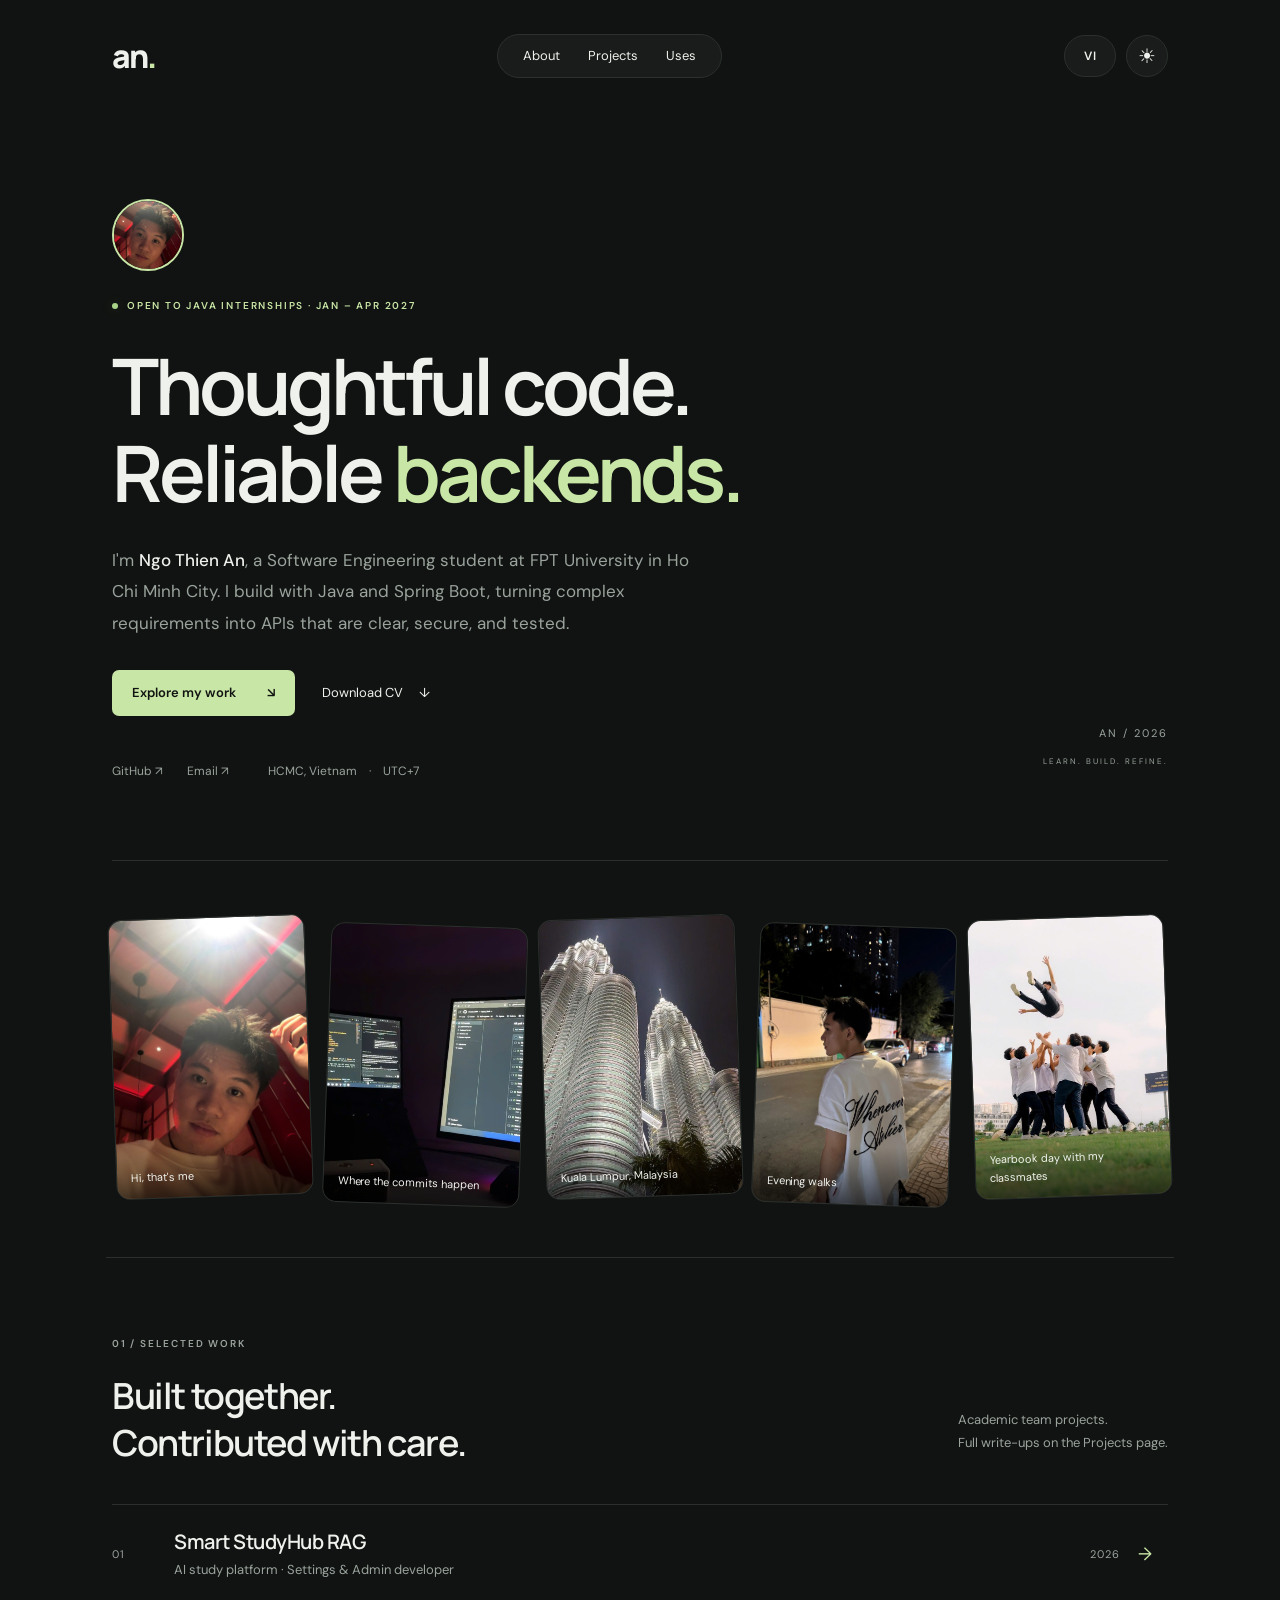
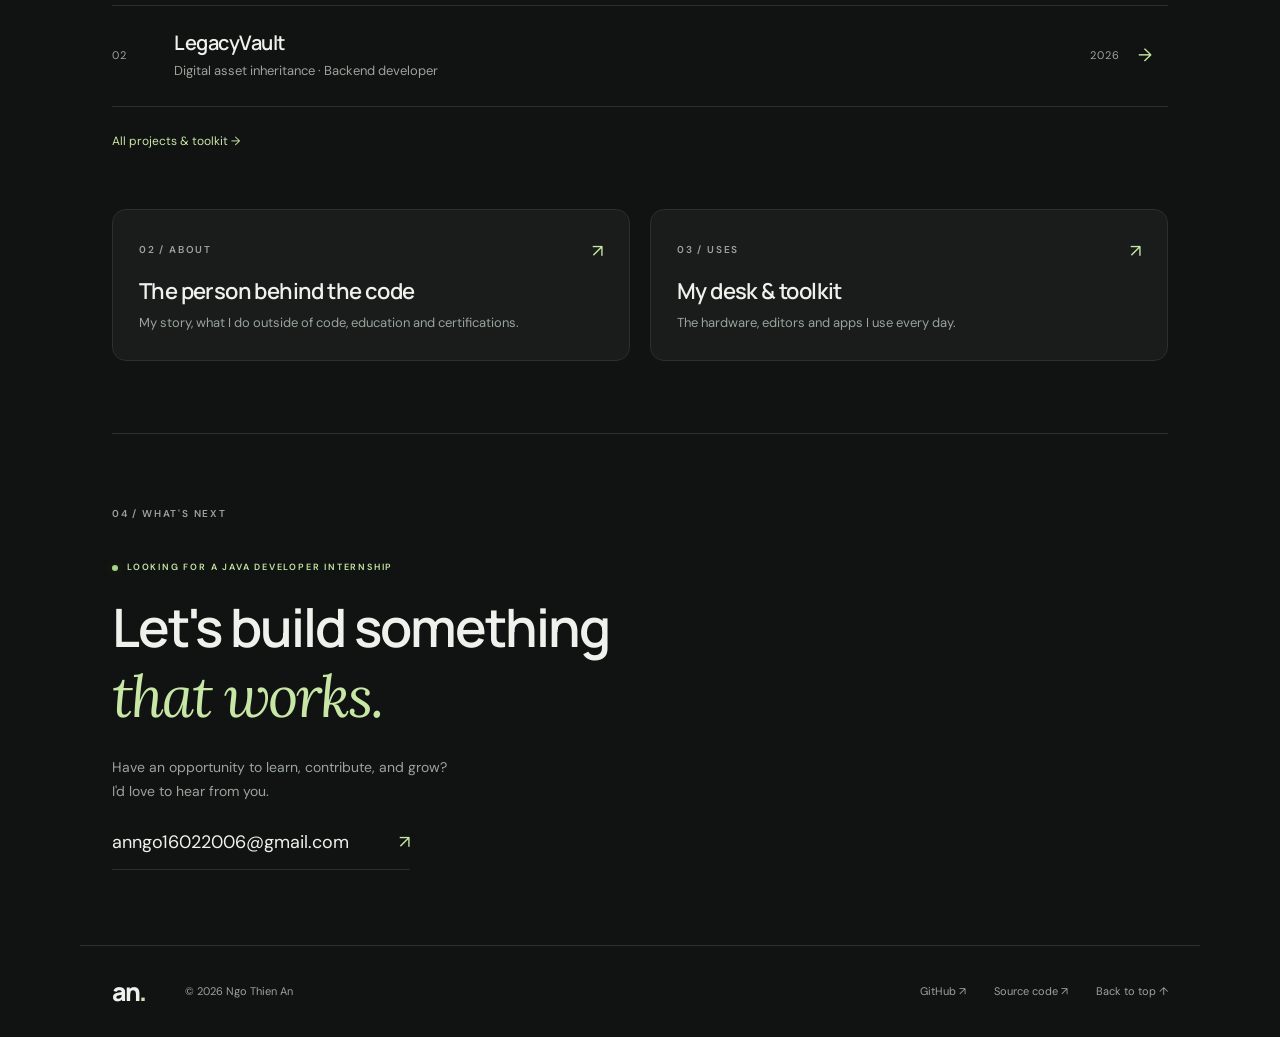
<file: index.html>
<!doctype html>
<html lang="en" data-theme="dark">
<head>
<meta charset="utf-8"><meta name="viewport" content="width=device-width,initial-scale=1">
<title data-i18n="meta.home.title">Ngo Thien An — Java Backend Developer</title>
<meta name="description" content="Ngo Thien An — Software Engineering student at FPT University and aspiring Java backend developer in Ho Chi Minh City. Projects, toolkit, certifications and CV." data-i18n-attr="content:meta.home.desc">
<meta name="color-scheme" content="dark light">
<link rel="canonical" href="https://annt206.github.io/Portfolio/">
<link rel="icon" href="favicon.svg" type="image/svg+xml">
<meta property="og:type" content="website"><meta property="og:site_name" content="Ngo Thien An"><meta property="og:title" content="Ngo Thien An — Java Backend Developer"><meta property="og:description" content="Software Engineering student at FPT University building reliable backends with Java and Spring Boot. Open to Java internships."><meta property="og:url" content="https://annt206.github.io/Portfolio/"><meta property="og:image" content="https://annt206.github.io/Portfolio/images/og-image.png"><meta property="og:image:width" content="1200"><meta property="og:image:height" content="630"><meta name="twitter:card" content="summary_large_image">
<script type="application/ld+json">{"@context":"https://schema.org","@type":"Person","name":"Ngo Thien An","jobTitle":"Java Backend Developer (student)","url":"https://annt206.github.io/Portfolio/","image":"https://annt206.github.io/Portfolio/images/avatar.jpg","alumniOf":{"@type":"CollegeOrUniversity","name":"FPT University"},"address":{"@type":"PostalAddress","addressLocality":"Ho Chi Minh City","addressCountry":"VN"},"sameAs":["https://github.com/AnNT206"]}</script>
<script>try{var s=localStorage,t=s.getItem('theme');if(t)document.documentElement.dataset.theme=t;if(s.getItem('lang')==='vi')document.documentElement.lang='vi'}catch(e){}</script>
<link rel="stylesheet" href="style.css">
<script src="i18n.js" defer></script><script src="script.js" defer></script>
</head>
<body>
<a class="skip" href="#main" data-i18n="nav.skip">Skip to content</a>
<header><a class="logo" href="index.html" aria-label="Ngo Thien An home" data-i18n-attr="aria-label:nav.home">an<span>.</span></a><nav aria-label="Main navigation" data-i18n-attr="aria-label:nav.label"><a href="about.html" data-i18n="nav.about">About</a><a href="projects.html" data-i18n="nav.projects">Projects</a><a href="uses.html" data-i18n="nav.uses">Uses</a></nav><div class="toggles"><button id="lang" type="button" aria-label="Xem bằng tiếng Việt">VI</button><button id="theme" type="button" aria-label="Switch to light theme">☀</button></div></header>
<main id="main">
<section class="hero" id="intro">
<img class="avatar" src="images/avatar.jpg" width="72" height="72" alt="Portrait of Ngo Thien An" data-i18n-attr="alt:home.avatarAlt">
<div class="eyebrow"><span class="status"></span> <span data-i18n="home.eyebrow">OPEN TO JAVA INTERNSHIPS · JAN – APR 2027</span></div>
<h1 data-i18n="home.title">Thoughtful code.<br>Reliable <span>backends.</span></h1>
<p class="intro" data-i18n="home.intro">I'm <strong>Ngo Thien An</strong>, a Software Engineering student at FPT University in Ho Chi Minh City. I build with Java and Spring Boot, turning complex requirements into APIs that are clear, secure, and tested.</p>
<div class="hero-actions"><a class="primary" href="projects.html" data-i18n="home.ctaWork">Explore my work <span>↘</span></a><a class="quiet" href="resume.pdf" download data-i18n="home.ctaCv">Download CV <span>↓</span></a></div>
<div class="social"><a href="https://github.com/AnNT206" target="_blank" rel="noopener noreferrer">GitHub ↗</a><a href="mailto:anngo16022006@gmail.com">Email ↗</a><span data-i18n="home.location">HCMC, Vietnam <span class="small-dot">·</span> UTC+7</span></div>
<div class="hero-index" aria-hidden="true">AN / 2026<br><span>LEARN. BUILD. REFINE.</span></div>
</section>

<section class="photos" aria-label="Photos" data-i18n-attr="aria-label:home.photosLabel">
<figure><img src="images/selfie.jpg" width="900" height="1200" loading="lazy" decoding="async" alt="Selfie of Ngo Thien An" data-i18n-attr="alt:home.photo1Alt"><figcaption data-i18n="home.photo1">Hi, that's me</figcaption></figure>
<figure><img src="images/desk.jpg" width="1080" height="1080" loading="lazy" decoding="async" alt="Laptop and monitor showing code and pull requests on a desk at night" data-i18n-attr="alt:home.photo2Alt"><figcaption data-i18n="home.photo2">Where the commits happen</figcaption></figure>
<figure><img src="images/kuala-lumpur.jpg" width="900" height="900" loading="lazy" decoding="async" alt="Petronas Twin Towers lit up at night" data-i18n-attr="alt:home.photo3Alt"><figcaption data-i18n="home.photo3">Kuala Lumpur, Malaysia</figcaption></figure>
<figure><img src="images/evening-walk.jpg" width="1000" height="1333" loading="lazy" decoding="async" alt="Ngo Thien An walking along a city street at night" data-i18n-attr="alt:home.photo4Alt"><figcaption data-i18n="home.photo4">Evening walks</figcaption></figure>
<figure><img src="images/yearbook.jpg" width="1400" height="933" loading="lazy" decoding="async" alt="Classmates tossing Ngo Thien An into the air on a field" data-i18n-attr="alt:home.photo5Alt"><figcaption data-i18n="home.photo5">Yearbook day with my classmates</figcaption></figure>
</section>

<section class="work" id="work">
<div class="section-head"><div><span class="label" data-i18n="home.workLabel">01 / SELECTED WORK</span><h2 data-i18n="home.workTitle">Built together.<br>Contributed with care.</h2></div><p data-i18n="home.workNote">Academic team projects.<br>Full write-ups on the Projects page.</p></div>
<div class="work-list">
<a class="work-row" href="projects.html#studyhub"><span class="num">01</span><div><h3>Smart StudyHub RAG</h3><p data-i18n="home.work1">AI study platform · Settings &amp; Admin developer</p></div><span class="when">2026</span><span class="arrow">→</span></a>
<a class="work-row" href="projects.html#legacyvault"><span class="num">02</span><div><h3>LegacyVault</h3><p data-i18n="home.work2">Digital asset inheritance · Backend developer</p></div><span class="when">2026</span><span class="arrow">→</span></a>
</div>
<a class="more-link" href="projects.html" data-i18n="home.allProjects">All projects &amp; toolkit →</a>
</section>

<section class="explore" aria-label="More about me" data-i18n-attr="aria-label:home.exploreLabel">
<a href="about.html"><span class="label" data-i18n="home.aboutLabel">02 / ABOUT</span><span class="go">↗</span><h3 data-i18n="home.aboutTitle">The person behind the code</h3><p data-i18n="home.aboutText">My story, what I do outside of code, education and certifications.</p></a>
<a href="uses.html"><span class="label" data-i18n="home.usesLabel">03 / USES</span><span class="go">↗</span><h3 data-i18n="home.usesTitle">My desk &amp; toolkit</h3><p data-i18n="home.usesText">The hardware, editors and apps I use every day.</p></a>
</section>

<section id="contact" class="contact"><span class="label" data-i18n="home.contactLabel">04 / WHAT'S NEXT</span><div class="eyebrow"><span class="status"></span> <span data-i18n="home.contactEyebrow">LOOKING FOR A JAVA DEVELOPER INTERNSHIP</span></div><h2 data-i18n="home.contactTitle">Let's build something<br><em>that works.</em></h2><p data-i18n="home.contactText">Have an opportunity to learn, contribute, and grow?<br>I'd love to hear from you.</p><a class="contact-email" href="mailto:anngo16022006@gmail.com">anngo16022006@gmail.com <span>↗</span></a></section>
</main>
<footer><a class="logo" href="index.html">an<span>.</span></a><p data-i18n="footer.copy">© 2026 Ngo Thien An</p><a href="https://github.com/AnNT206" target="_blank" rel="noopener noreferrer">GitHub ↗</a><a href="https://github.com/AnNT206/Portfolio" target="_blank" rel="noopener noreferrer" data-i18n="footer.source">Source code ↗</a><a href="#" data-i18n="footer.top">Back to top ↑</a></footer>
</body>
</html>
</file>
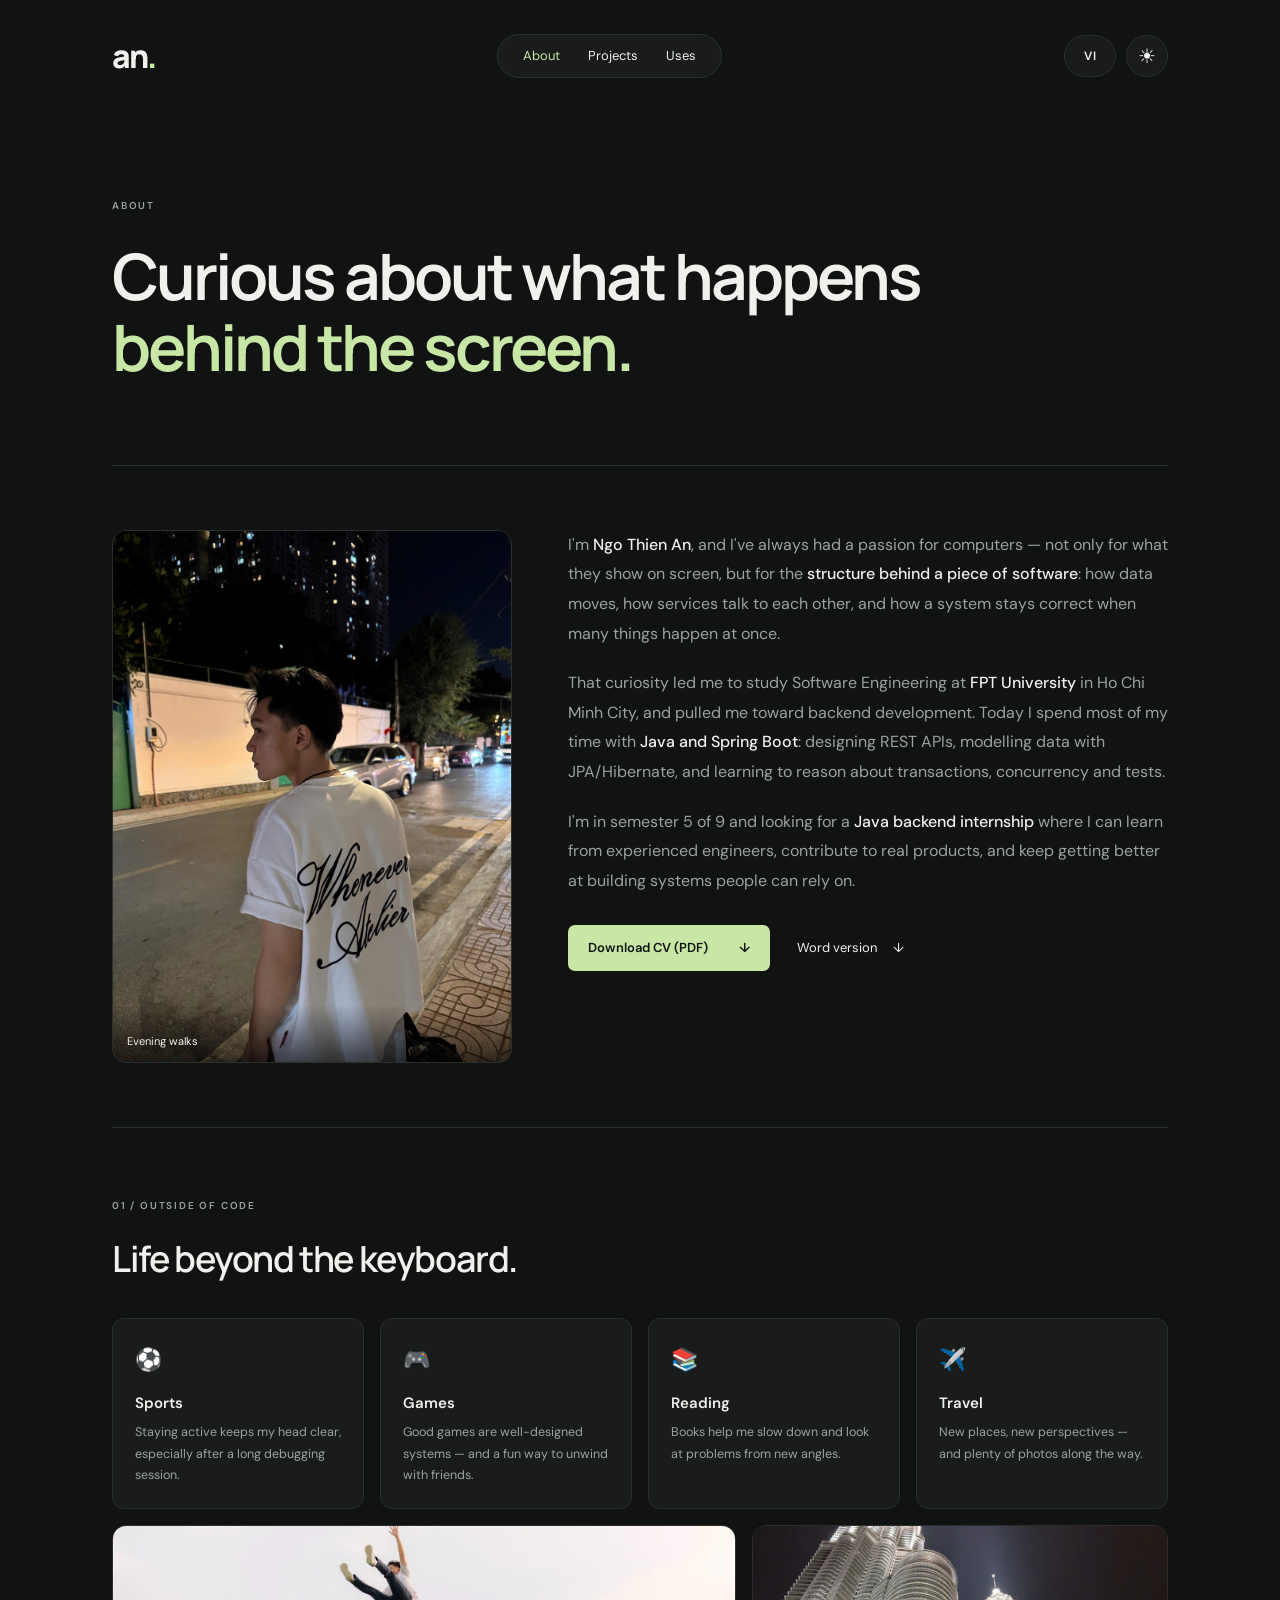
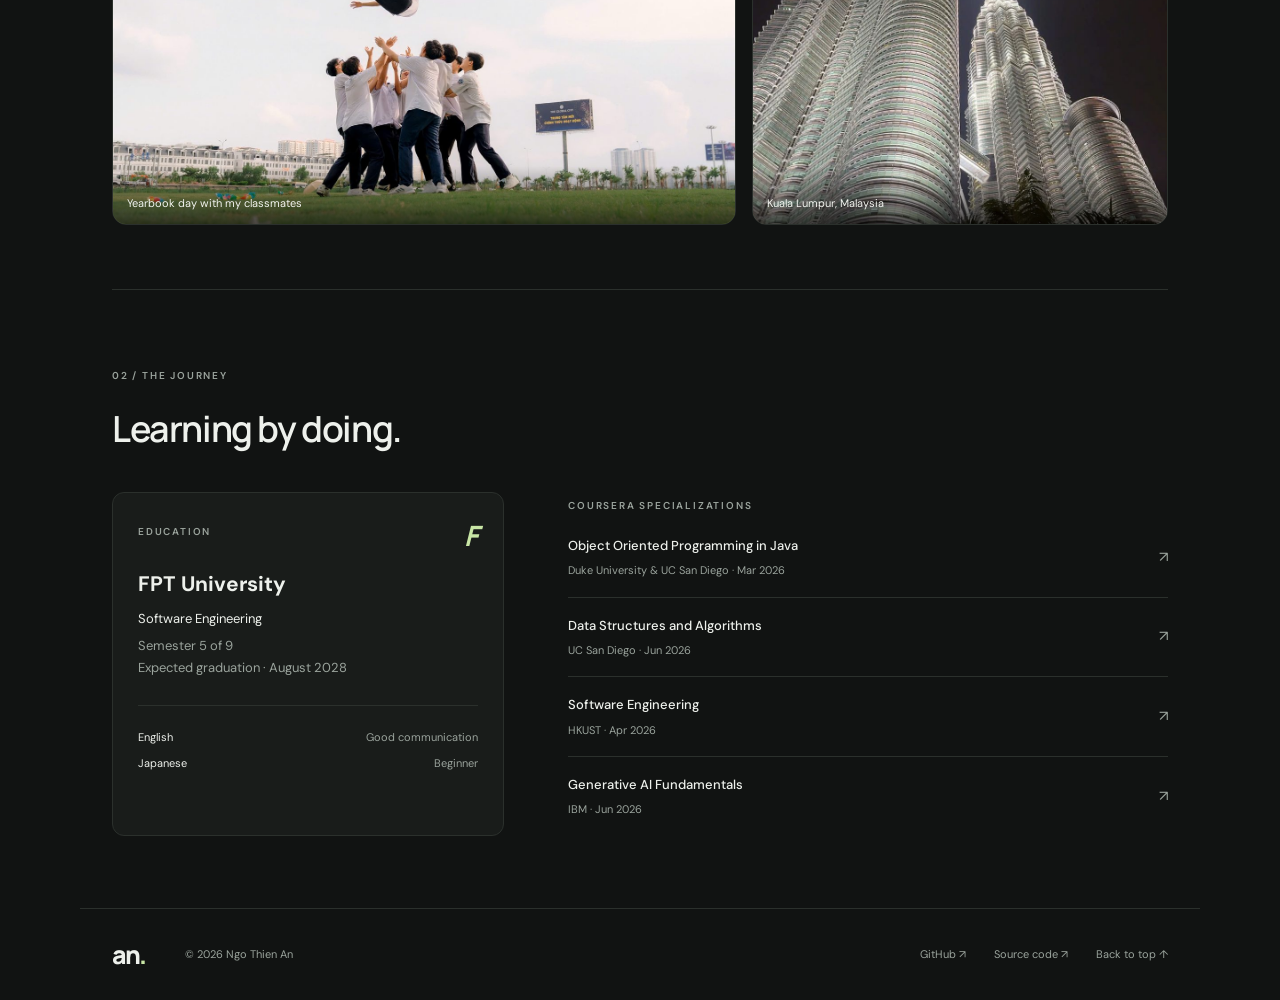
<file: about.html>
<!doctype html>
<html lang="en" data-theme="dark">
<head>
<meta charset="utf-8"><meta name="viewport" content="width=device-width,initial-scale=1">
<title data-i18n="meta.about.title">About — Ngo Thien An</title>
<meta name="description" content="About Ngo Thien An: a Software Engineering student at FPT University who loves the structure behind software. Story, interests, education and certifications." data-i18n-attr="content:meta.about.desc">
<meta name="color-scheme" content="dark light">
<link rel="canonical" href="https://annt206.github.io/Portfolio/about.html">
<link rel="icon" href="favicon.svg" type="image/svg+xml">
<meta property="og:type" content="profile"><meta property="og:site_name" content="Ngo Thien An"><meta property="og:title" content="About — Ngo Thien An"><meta property="og:description" content="A Software Engineering student who loves the structure behind software."><meta property="og:url" content="https://annt206.github.io/Portfolio/about.html"><meta property="og:image" content="https://annt206.github.io/Portfolio/images/og-image.png"><meta property="og:image:width" content="1200"><meta property="og:image:height" content="630"><meta name="twitter:card" content="summary_large_image">
<script>try{var s=localStorage,t=s.getItem('theme');if(t)document.documentElement.dataset.theme=t;if(s.getItem('lang')==='vi')document.documentElement.lang='vi'}catch(e){}</script>
<link rel="stylesheet" href="style.css">
<script src="i18n.js" defer></script><script src="script.js" defer></script>
</head>
<body>
<a class="skip" href="#main" data-i18n="nav.skip">Skip to content</a>
<header><a class="logo" href="index.html" aria-label="Ngo Thien An home" data-i18n-attr="aria-label:nav.home">an<span>.</span></a><nav aria-label="Main navigation" data-i18n-attr="aria-label:nav.label"><a href="about.html" aria-current="page" data-i18n="nav.about">About</a><a href="projects.html" data-i18n="nav.projects">Projects</a><a href="uses.html" data-i18n="nav.uses">Uses</a></nav><div class="toggles"><button id="lang" type="button" aria-label="Xem bằng tiếng Việt">VI</button><button id="theme" type="button" aria-label="Switch to light theme">☀</button></div></header>
<main id="main">
<section class="page-hero">
<span class="label" data-i18n="about.label">ABOUT</span>
<h1 data-i18n="about.title">Curious about what happens<br><span>behind the screen.</span></h1>
</section>

<section class="about-grid" id="story">
<figure class="photo portrait"><img src="images/evening-walk.jpg" width="1000" height="1333" alt="Ngo Thien An walking along a city street at night" data-i18n-attr="alt:home.photo4Alt"><figcaption data-i18n="home.photo4">Evening walks</figcaption></figure>
<div class="story">
<p data-i18n="about.p1">I'm <strong>Ngo Thien An</strong>, and I've always had a passion for computers — not only for what they show on screen, but for the <strong>structure behind a piece of software</strong>: how data moves, how services talk to each other, and how a system stays correct when many things happen at once.</p>
<p data-i18n="about.p2">That curiosity led me to study Software Engineering at <strong>FPT University</strong> in Ho Chi Minh City, and pulled me toward backend development. Today I spend most of my time with <strong>Java and Spring Boot</strong>: designing REST APIs, modelling data with JPA/Hibernate, and learning to reason about transactions, concurrency and tests.</p>
<p data-i18n="about.p3">I'm in semester 5 of 9 and looking for a <strong>Java backend internship</strong> where I can learn from experienced engineers, contribute to real products, and keep getting better at building systems people can rely on.</p>
<div class="hero-actions"><a class="primary" href="resume.pdf" download data-i18n="about.cvPdf">Download CV (PDF) <span>↓</span></a><a class="quiet" href="resume.docx" download data-i18n="about.cvDocx">Word version <span>↓</span></a></div>
</div>
</section>

<section class="interests" id="interests">
<span class="label" data-i18n="about.interestsLabel">01 / OUTSIDE OF CODE</span>
<h2 data-i18n="about.interestsTitle">Life beyond the keyboard.</h2>
<div class="interest-grid">
<div><span aria-hidden="true">⚽</span><h3 data-i18n="about.sports">Sports</h3><p data-i18n="about.sportsText">Staying active keeps my head clear, especially after a long debugging session.</p></div>
<div><span aria-hidden="true">🎮</span><h3 data-i18n="about.games">Games</h3><p data-i18n="about.gamesText">Good games are well-designed systems — and a fun way to unwind with friends.</p></div>
<div><span aria-hidden="true">📚</span><h3 data-i18n="about.reading">Reading</h3><p data-i18n="about.readingText">Books help me slow down and look at problems from new angles.</p></div>
<div><span aria-hidden="true">✈️</span><h3 data-i18n="about.travel">Travel</h3><p data-i18n="about.travelText">New places, new perspectives — and plenty of photos along the way.</p></div>
</div>
<div class="photo-pair">
<figure class="photo"><img src="images/yearbook.jpg" width="1400" height="933" loading="lazy" decoding="async" alt="Classmates tossing Ngo Thien An into the air on a field" data-i18n-attr="alt:home.photo5Alt"><figcaption data-i18n="home.photo5">Yearbook day with my classmates</figcaption></figure>
<figure class="photo"><img src="images/kuala-lumpur.jpg" width="900" height="900" loading="lazy" decoding="async" alt="Petronas Twin Towers lit up at night" data-i18n-attr="alt:home.photo3Alt"><figcaption data-i18n="home.photo3">Kuala Lumpur, Malaysia</figcaption></figure>
</div>
</section>

<section id="journey" class="journey"><div class="section-head"><div><span class="label" data-i18n="about.journeyLabel">02 / THE JOURNEY</span><h2 data-i18n="about.journeyTitle">Learning by doing.</h2></div></div><div class="journey-grid"><div class="education"><span class="school-icon">F</span><span class="label" data-i18n="about.education">EDUCATION</span><h3 data-i18n="about.school">FPT University</h3><p data-i18n="about.major">Software Engineering</p><p class="muted" data-i18n="about.progress">Semester 5 of 9<br>Expected graduation · August 2028</p><div class="language"><div data-i18n="about.langEn">English <span>Good communication</span></div><div data-i18n="about.langJa">Japanese <span>Beginner</span></div></div></div><div class="certs"><span class="label" data-i18n="about.certsLabel">COURSERA SPECIALIZATIONS</span><a href="https://www.coursera.org/account/accomplishments/specialization/7IO98VZV8OH8" target="_blank" rel="noopener noreferrer"><div><h3>Object Oriented Programming in Java</h3><p>Duke University &amp; UC San Diego · <span data-i18n="about.mar2026">Mar 2026</span></p></div><span>↗</span></a><a href="https://www.coursera.org/account/accomplishments/specialization/O9M40Z0JRBHR" target="_blank" rel="noopener noreferrer"><div><h3>Data Structures and Algorithms</h3><p>UC San Diego · <span data-i18n="about.jun2026">Jun 2026</span></p></div><span>↗</span></a><a href="https://www.coursera.org/account/accomplishments/specialization/PDRE0584ISXG" target="_blank" rel="noopener noreferrer"><div><h3>Software Engineering</h3><p>HKUST · <span data-i18n="about.apr2026">Apr 2026</span></p></div><span>↗</span></a><a href="https://www.coursera.org/account/accomplishments/specialization/JLZJ88R3R2TE" target="_blank" rel="noopener noreferrer"><div><h3>Generative AI Fundamentals</h3><p>IBM · <span data-i18n="about.jun2026">Jun 2026</span></p></div><span>↗</span></a></div></div></section>
</main>
<footer><a class="logo" href="index.html">an<span>.</span></a><p data-i18n="footer.copy">© 2026 Ngo Thien An</p><a href="https://github.com/AnNT206" target="_blank" rel="noopener noreferrer">GitHub ↗</a><a href="https://github.com/AnNT206/Portfolio" target="_blank" rel="noopener noreferrer" data-i18n="footer.source">Source code ↗</a><a href="#" data-i18n="footer.top">Back to top ↑</a></footer>
</body>
</html>
</file>
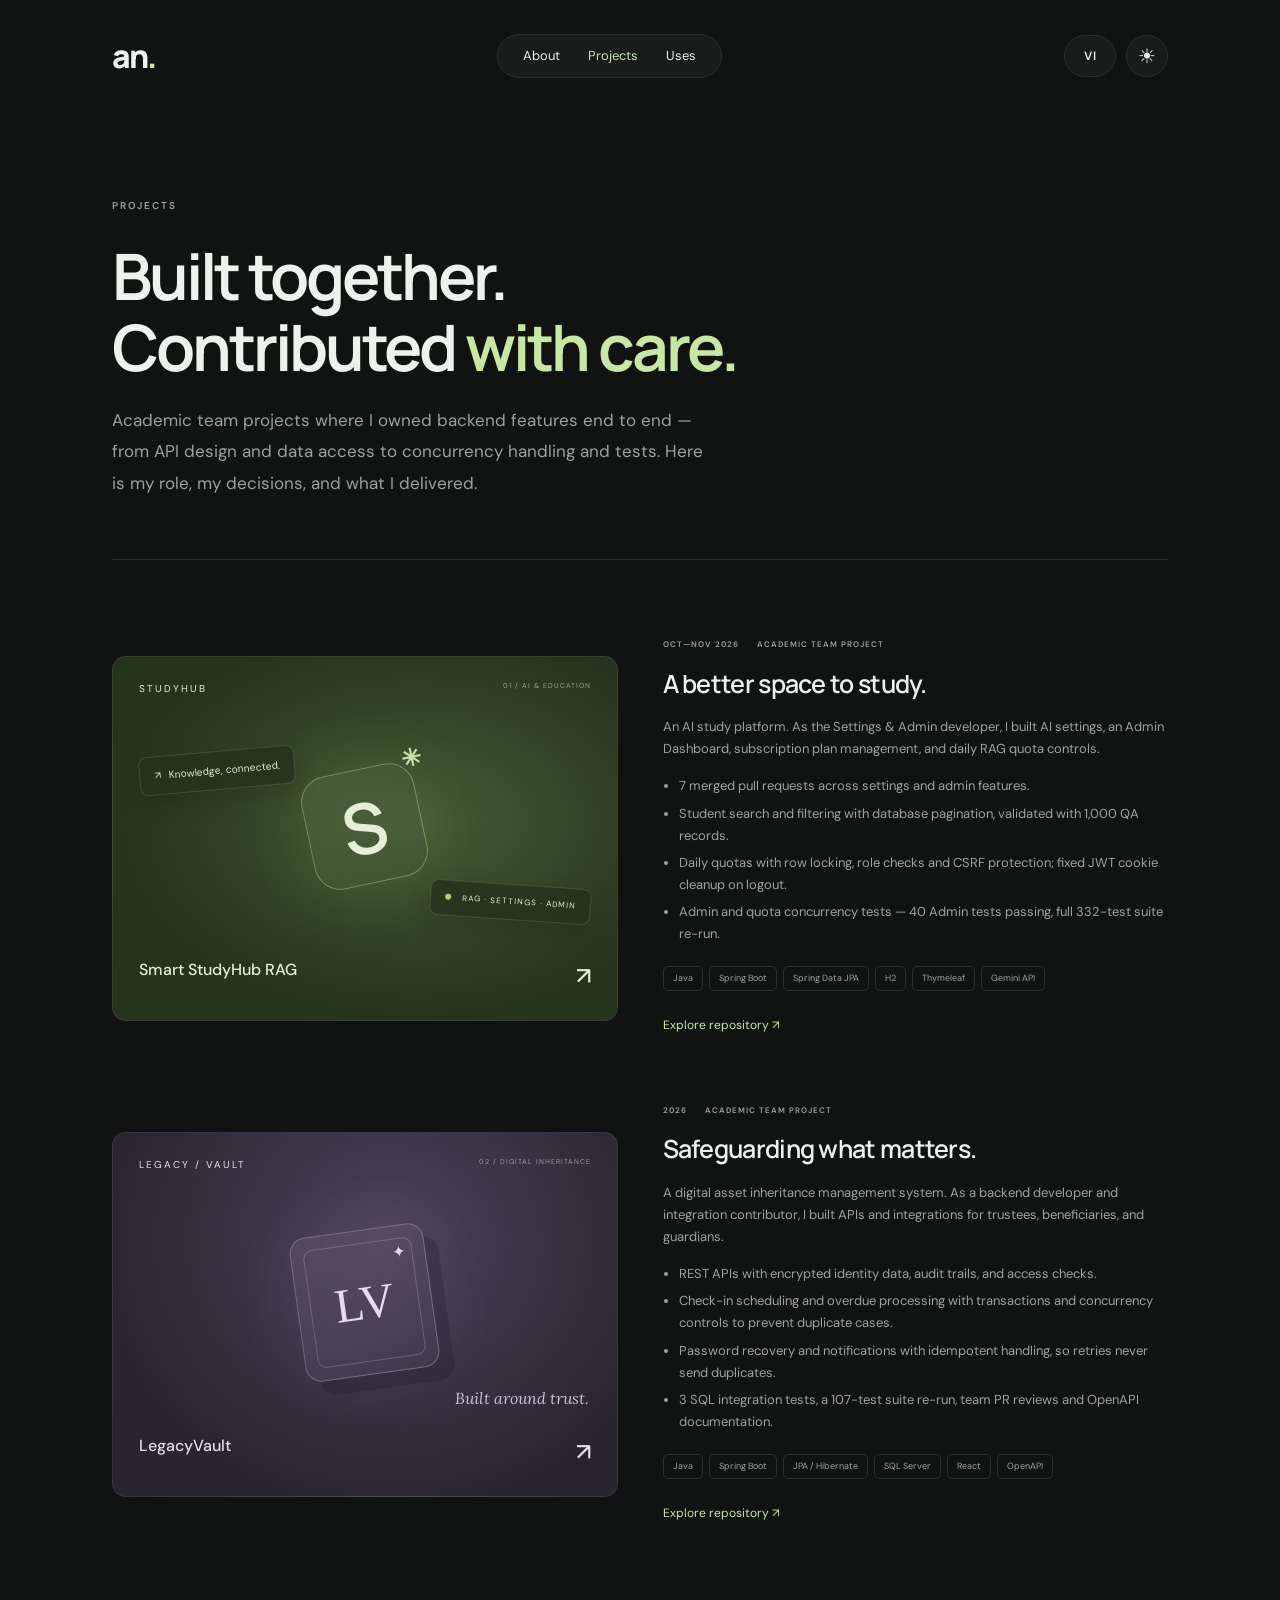
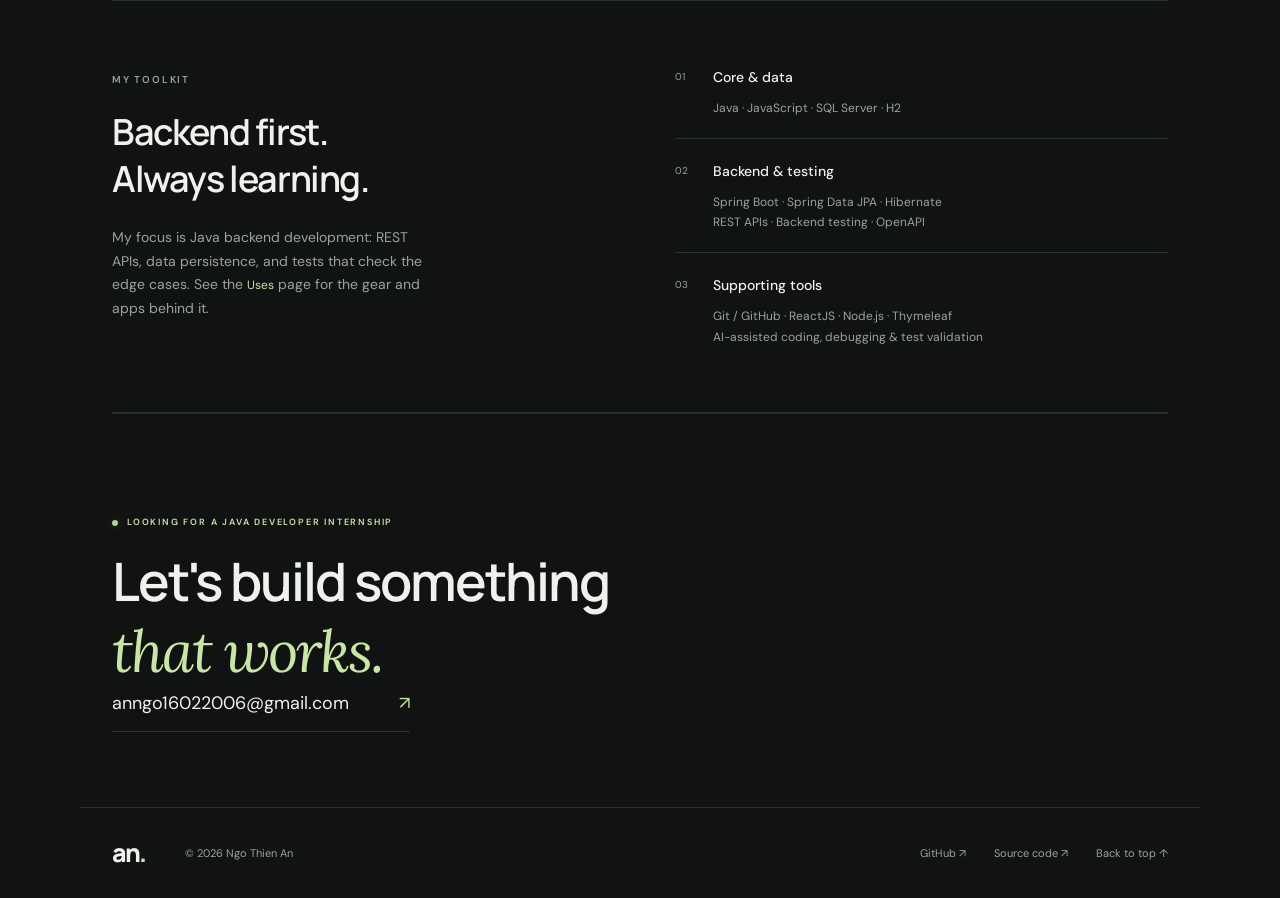
<file: projects.html>
<!doctype html>
<html lang="en" data-theme="dark">
<head>
<meta charset="utf-8"><meta name="viewport" content="width=device-width,initial-scale=1">
<title data-i18n="meta.projects.title">Projects — Ngo Thien An</title>
<meta name="description" content="Backend work by Ngo Thien An: Smart StudyHub RAG and LegacyVault, built with Java, Spring Boot, JPA/Hibernate and SQL Server — plus the toolkit behind them." data-i18n-attr="content:meta.projects.desc">
<meta name="color-scheme" content="dark light">
<link rel="canonical" href="https://annt206.github.io/Portfolio/projects.html">
<link rel="icon" href="favicon.svg" type="image/svg+xml">
<meta property="og:type" content="website"><meta property="og:site_name" content="Ngo Thien An"><meta property="og:title" content="Projects — Ngo Thien An"><meta property="og:description" content="Academic team projects built with Java, Spring Boot, JPA/Hibernate and SQL Server."><meta property="og:url" content="https://annt206.github.io/Portfolio/projects.html"><meta property="og:image" content="https://annt206.github.io/Portfolio/images/og-image.png"><meta property="og:image:width" content="1200"><meta property="og:image:height" content="630"><meta name="twitter:card" content="summary_large_image">
<script>try{var s=localStorage,t=s.getItem('theme');if(t)document.documentElement.dataset.theme=t;if(s.getItem('lang')==='vi')document.documentElement.lang='vi'}catch(e){}</script>
<link rel="stylesheet" href="style.css">
<script src="i18n.js" defer></script><script src="script.js" defer></script>
</head>
<body>
<a class="skip" href="#main" data-i18n="nav.skip">Skip to content</a>
<header><a class="logo" href="index.html" aria-label="Ngo Thien An home" data-i18n-attr="aria-label:nav.home">an<span>.</span></a><nav aria-label="Main navigation" data-i18n-attr="aria-label:nav.label"><a href="about.html" data-i18n="nav.about">About</a><a href="projects.html" aria-current="page" data-i18n="nav.projects">Projects</a><a href="uses.html" data-i18n="nav.uses">Uses</a></nav><div class="toggles"><button id="lang" type="button" aria-label="Xem bằng tiếng Việt">VI</button><button id="theme" type="button" aria-label="Switch to light theme">☀</button></div></header>
<main id="main">
<section class="page-hero">
<span class="label" data-i18n="projects.label">PROJECTS</span>
<h1 data-i18n="projects.title">Built together.<br>Contributed <span>with care.</span></h1>
<p class="intro" data-i18n="projects.intro">Academic team projects where I owned backend features end to end — from API design and data access to concurrency handling and tests. Here is my role, my decisions, and what I delivered.</p>
</section>

<section class="projects" id="work">
<article class="project" id="studyhub"><a class="project-art study" href="https://github.com/Tung-pro123/Smart-StudyHub-RAG" target="_blank" rel="noopener noreferrer" aria-label="View Smart StudyHub RAG repository" data-i18n-attr="aria-label:projects.studyRepoLabel"><span class="art-top">STUDYHUB <span>01 / AI &amp; EDUCATION</span></span><div class="study-visual"><div class="orb">S<span>✳</span></div><div class="float f1">↗ &nbsp; Knowledge, connected.</div><div class="float f2"><span class="status"></span> RAG · SETTINGS · ADMIN</div></div><span class="art-bottom">Smart StudyHub RAG <span>↗</span></span></a><div class="project-copy"><div class="meta"><span data-i18n="projects.studyDate">OCT—NOV 2026</span> <span data-i18n="projects.team">ACADEMIC TEAM PROJECT</span></div><h3 data-i18n="projects.studyTitle">A better space to study.</h3><p data-i18n="projects.studyText">An AI study platform. As the Settings &amp; Admin developer, I built AI settings, an Admin Dashboard, subscription plan management, and daily RAG quota controls.</p><ul><li data-i18n="projects.study1">7 merged pull requests across settings and admin features.</li><li data-i18n="projects.study2">Student search and filtering with database pagination, validated with 1,000 QA records.</li><li data-i18n="projects.study3">Daily quotas with row locking, role checks and CSRF protection; fixed JWT cookie cleanup on logout.</li><li data-i18n="projects.study4">Admin and quota concurrency tests — 40 Admin tests passing, full 332-test suite re-run.</li></ul><div class="tags"><span>Java</span><span>Spring Boot</span><span>Spring Data JPA</span><span>H2</span><span>Thymeleaf</span><span>Gemini API</span></div><a class="text-link" href="https://github.com/Tung-pro123/Smart-StudyHub-RAG" target="_blank" rel="noopener noreferrer" data-i18n="projects.repo">Explore repository ↗</a></div></article>
<article class="project" id="legacyvault"><a class="project-art vault" href="https://github.com/Abaddon8386/Legacy_Vault" target="_blank" rel="noopener noreferrer" aria-label="View LegacyVault repository" data-i18n-attr="aria-label:projects.vaultRepoLabel"><span class="art-top">LEGACY / VAULT <span>02 / DIGITAL INHERITANCE</span></span><div class="vault-visual"><div class="vault-shape"><div>LV<span>✦</span></div></div><div class="vault-caption">Built around trust.</div></div><span class="art-bottom">LegacyVault <span>↗</span></span></a><div class="project-copy"><div class="meta">2026 <span data-i18n="projects.team">ACADEMIC TEAM PROJECT</span></div><h3 data-i18n="projects.vaultTitle">Safeguarding what matters.</h3><p data-i18n="projects.vaultText">A digital asset inheritance management system. As a backend developer and integration contributor, I built APIs and integrations for trustees, beneficiaries, and guardians.</p><ul><li data-i18n="projects.vault1">REST APIs with encrypted identity data, audit trails, and access checks.</li><li data-i18n="projects.vault2">Check-in scheduling and overdue processing with transactions and concurrency controls to prevent duplicate cases.</li><li data-i18n="projects.vault3">Password recovery and notifications with idempotent handling, so retries never send duplicates.</li><li data-i18n="projects.vault4">3 SQL integration tests, a 107-test suite re-run, team PR reviews and OpenAPI documentation.</li></ul><div class="tags"><span>Java</span><span>Spring Boot</span><span>JPA / Hibernate</span><span>SQL Server</span><span>React</span><span>OpenAPI</span></div><a class="text-link" href="https://github.com/Abaddon8386/Legacy_Vault" target="_blank" rel="noopener noreferrer" data-i18n="projects.repo">Explore repository ↗</a></div></article>
</section>

<section class="craft" id="toolkit"><div><span class="label" data-i18n="projects.toolkitLabel">MY TOOLKIT</span><h2 data-i18n="projects.toolkitTitle">Backend first.<br>Always learning.</h2><p data-i18n="projects.toolkitText">My focus is Java backend development: REST APIs, data persistence, and tests that check the edge cases. See the <a class="text-link" href="uses.html">Uses</a> page for the gear and apps behind it.</p></div><div class="skill-list"><div><span>01</span><h3 data-i18n="projects.skill1">Core &amp; data</h3><p>Java · JavaScript · SQL Server · H2</p></div><div><span>02</span><h3 data-i18n="projects.skill2">Backend &amp; testing</h3><p data-i18n="projects.skill2Text">Spring Boot · Spring Data JPA · Hibernate<br>REST APIs · Backend testing · OpenAPI</p></div><div><span>03</span><h3 data-i18n="projects.skill3">Supporting tools</h3><p data-i18n="projects.skill3Text">Git / GitHub · ReactJS · Node.js · Thymeleaf<br>AI-assisted coding, debugging &amp; test validation</p></div></div></section>

<section class="contact"><div class="eyebrow"><span class="status"></span> <span data-i18n="home.contactEyebrow">LOOKING FOR A JAVA DEVELOPER INTERNSHIP</span></div><h2 data-i18n="home.contactTitle">Let's build something<br><em>that works.</em></h2><a class="contact-email" href="mailto:anngo16022006@gmail.com">anngo16022006@gmail.com <span>↗</span></a></section>
</main>
<footer><a class="logo" href="index.html">an<span>.</span></a><p data-i18n="footer.copy">© 2026 Ngo Thien An</p><a href="https://github.com/AnNT206" target="_blank" rel="noopener noreferrer">GitHub ↗</a><a href="https://github.com/AnNT206/Portfolio" target="_blank" rel="noopener noreferrer" data-i18n="footer.source">Source code ↗</a><a href="#" data-i18n="footer.top">Back to top ↑</a></footer>
</body>
</html>
</file>
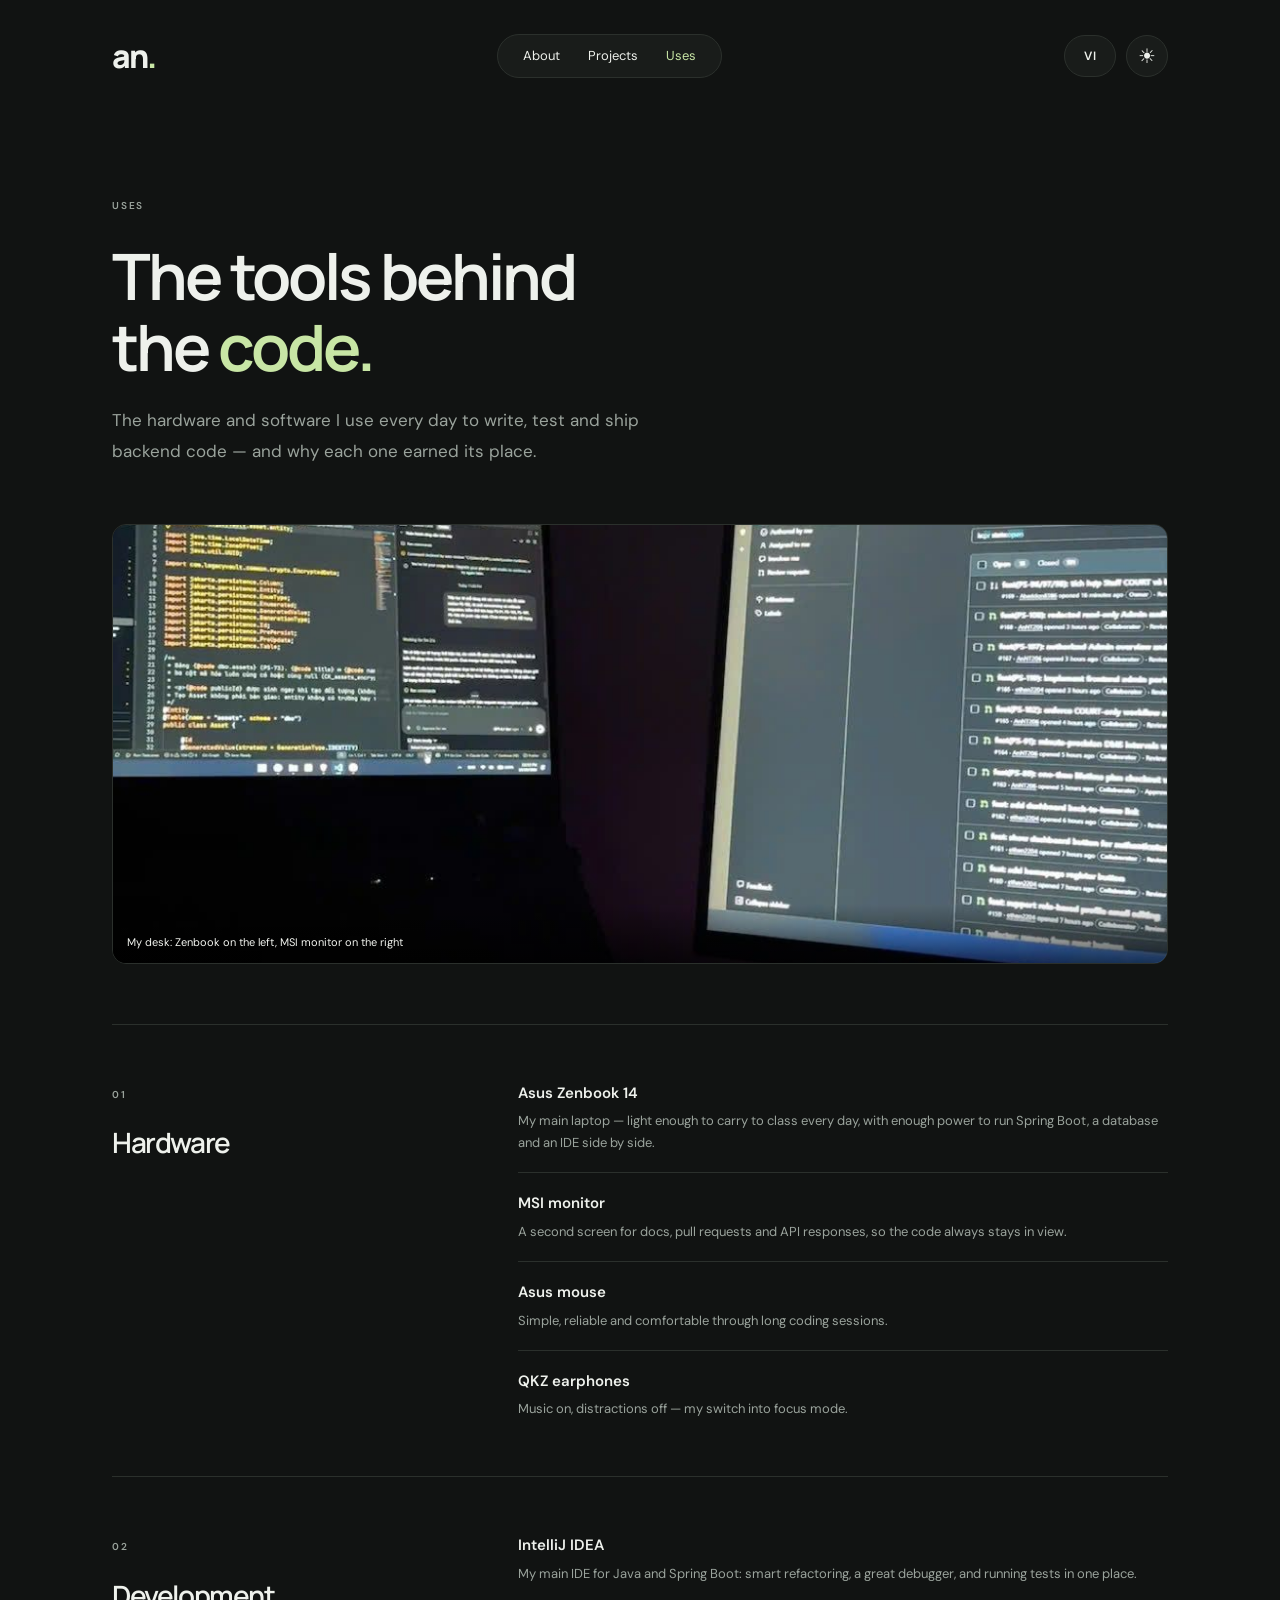
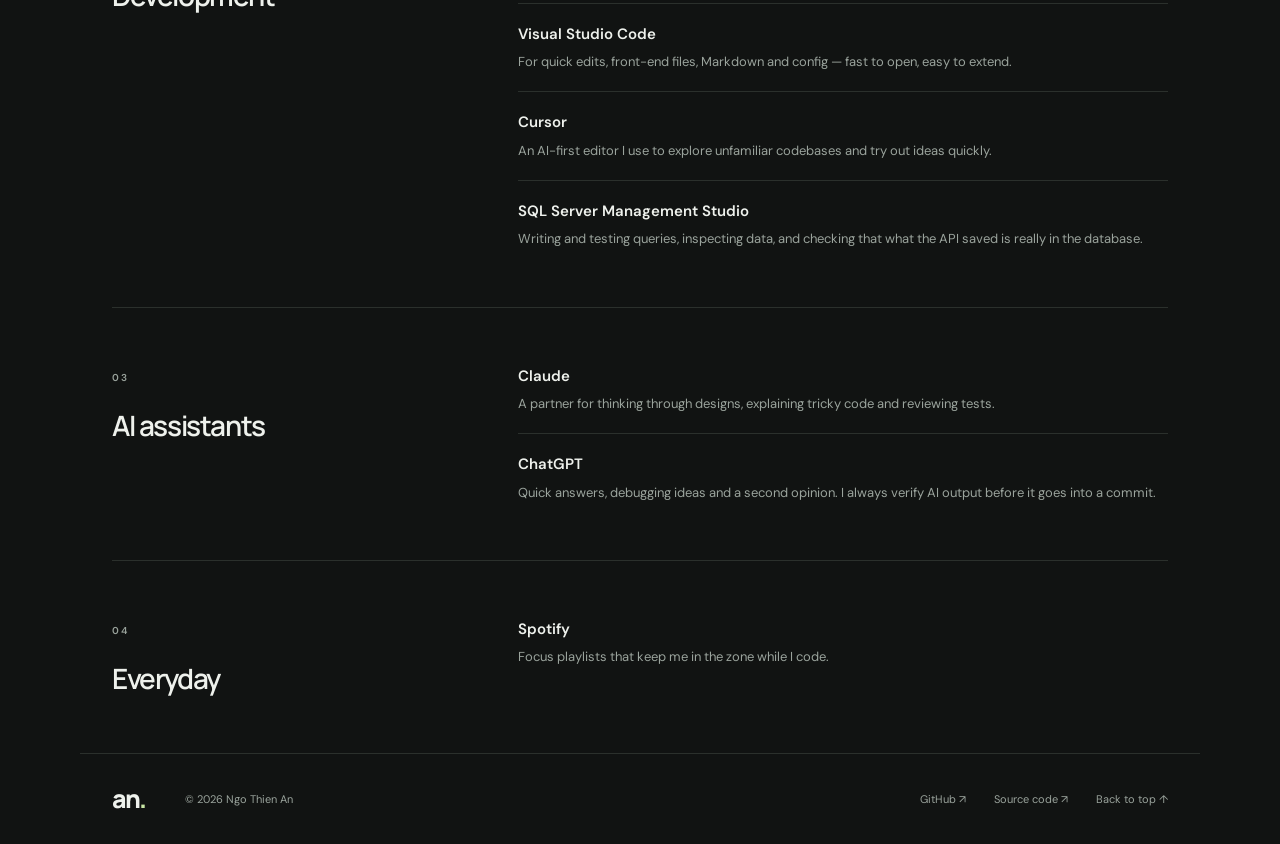
<file: uses.html>
<!doctype html>
<html lang="en" data-theme="dark">
<head>
<meta charset="utf-8"><meta name="viewport" content="width=device-width,initial-scale=1">
<title data-i18n="meta.uses.title">Uses — Ngo Thien An</title>
<meta name="description" content="The hardware and software Ngo Thien An uses every day: Asus Zenbook 14, IntelliJ IDEA, VS Code, Cursor, SQL Server Management Studio, Claude, ChatGPT and more." data-i18n-attr="content:meta.uses.desc">
<meta name="color-scheme" content="dark light">
<link rel="canonical" href="https://annt206.github.io/Portfolio/uses.html">
<link rel="icon" href="favicon.svg" type="image/svg+xml">
<meta property="og:type" content="website"><meta property="og:site_name" content="Ngo Thien An"><meta property="og:title" content="Uses — Ngo Thien An"><meta property="og:description" content="The hardware and software behind my backend work."><meta property="og:url" content="https://annt206.github.io/Portfolio/uses.html"><meta property="og:image" content="https://annt206.github.io/Portfolio/images/og-image.png"><meta property="og:image:width" content="1200"><meta property="og:image:height" content="630"><meta name="twitter:card" content="summary_large_image">
<script>try{var s=localStorage,t=s.getItem('theme');if(t)document.documentElement.dataset.theme=t;if(s.getItem('lang')==='vi')document.documentElement.lang='vi'}catch(e){}</script>
<link rel="stylesheet" href="style.css">
<script src="i18n.js" defer></script><script src="script.js" defer></script>
</head>
<body>
<a class="skip" href="#main" data-i18n="nav.skip">Skip to content</a>
<header><a class="logo" href="index.html" aria-label="Ngo Thien An home" data-i18n-attr="aria-label:nav.home">an<span>.</span></a><nav aria-label="Main navigation" data-i18n-attr="aria-label:nav.label"><a href="about.html" data-i18n="nav.about">About</a><a href="projects.html" data-i18n="nav.projects">Projects</a><a href="uses.html" aria-current="page" data-i18n="nav.uses">Uses</a></nav><div class="toggles"><button id="lang" type="button" aria-label="Xem bằng tiếng Việt">VI</button><button id="theme" type="button" aria-label="Switch to light theme">☀</button></div></header>
<main id="main">
<section class="page-hero">
<span class="label" data-i18n="uses.label">USES</span>
<h1 data-i18n="uses.title">The tools behind<br>the <span>code.</span></h1>
<p class="intro" data-i18n="uses.intro">The hardware and software I use every day to write, test and ship backend code — and why each one earned its place.</p>
<figure class="photo uses-photo"><img src="images/desk.jpg" width="1080" height="1080" alt="Laptop and monitor showing code and pull requests on a desk at night" data-i18n-attr="alt:home.photo2Alt"><figcaption data-i18n="uses.deskCaption">My desk: Zenbook on the left, MSI monitor on the right</figcaption></figure>
</section>

<section class="uses-group" id="hardware"><div><span class="label">01</span><h2 data-i18n="uses.hardware">Hardware</h2></div><div class="uses-list">
<div><h3>Asus Zenbook 14</h3><p data-i18n="uses.zenbook">My main laptop — light enough to carry to class every day, with enough power to run Spring Boot, a database and an IDE side by side.</p></div>
<div><h3 data-i18n="uses.monitorName">MSI monitor</h3><p data-i18n="uses.monitor">A second screen for docs, pull requests and API responses, so the code always stays in view.</p></div>
<div><h3 data-i18n="uses.mouseName">Asus mouse</h3><p data-i18n="uses.mouse">Simple, reliable and comfortable through long coding sessions.</p></div>
<div><h3 data-i18n="uses.qkzName">QKZ earphones</h3><p data-i18n="uses.qkz">Music on, distractions off — my switch into focus mode.</p></div>
</div></section>

<section class="uses-group" id="development"><div><span class="label">02</span><h2 data-i18n="uses.dev">Development</h2></div><div class="uses-list">
<div><h3>IntelliJ IDEA</h3><p data-i18n="uses.intellij">My main IDE for Java and Spring Boot: smart refactoring, a great debugger, and running tests in one place.</p></div>
<div><h3>Visual Studio Code</h3><p data-i18n="uses.vscode">For quick edits, front-end files, Markdown and config — fast to open, easy to extend.</p></div>
<div><h3>Cursor</h3><p data-i18n="uses.cursor">An AI-first editor I use to explore unfamiliar codebases and try out ideas quickly.</p></div>
<div><h3>SQL Server Management Studio</h3><p data-i18n="uses.ssms">Writing and testing queries, inspecting data, and checking that what the API saved is really in the database.</p></div>
</div></section>

<section class="uses-group" id="ai"><div><span class="label">03</span><h2 data-i18n="uses.ai">AI assistants</h2></div><div class="uses-list">
<div><h3>Claude</h3><p data-i18n="uses.claude">A partner for thinking through designs, explaining tricky code and reviewing tests.</p></div>
<div><h3>ChatGPT</h3><p data-i18n="uses.chatgpt">Quick answers, debugging ideas and a second opinion. I always verify AI output before it goes into a commit.</p></div>
</div></section>

<section class="uses-group" id="everyday"><div><span class="label">04</span><h2 data-i18n="uses.everyday">Everyday</h2></div><div class="uses-list">
<div><h3>Spotify</h3><p data-i18n="uses.spotify">Focus playlists that keep me in the zone while I code.</p></div>
</div></section>
</main>
<footer><a class="logo" href="index.html">an<span>.</span></a><p data-i18n="footer.copy">© 2026 Ngo Thien An</p><a href="https://github.com/AnNT206" target="_blank" rel="noopener noreferrer">GitHub ↗</a><a href="https://github.com/AnNT206/Portfolio" target="_blank" rel="noopener noreferrer" data-i18n="footer.source">Source code ↗</a><a href="#" data-i18n="footer.top">Back to top ↑</a></footer>
</body>
</html>
</file>
<file: style.css>
@import url('https://fonts.googleapis.com/css2?family=Be+Vietnam+Pro:wght@400;500;600;700&family=DM+Sans:wght@400;450;500;550;600;650;700&family=Lora:ital,wght@1,400;1,500&family=Manrope:wght@400;500;600;650;700;750;800&display=swap');
:root{--bg:#111312;--panel:#191c1a;--text:#eef1ec;--muted:#9aA39c;--line:#2b302c;--accent:#c8e6a5;--nav:#232823}*{box-sizing:border-box}html{scroll-behavior:smooth;scroll-padding-top:110px}body{margin:0;background:var(--bg);color:var(--text);font:15px/1.7 'DM Sans',sans-serif}html[data-theme=light]{--bg:#f5f5ef;--panel:#eeeee6;--text:#20291f;--muted:#606b5e;--line:#d7dcd1;--accent:#3d652d;--nav:#e4e8dd}a{color:inherit;text-decoration:none}button{font:inherit}a,button{-webkit-tap-highlight-color:transparent}a:focus-visible,button:focus-visible{outline:2px solid var(--accent);outline-offset:6px}a:hover{color:var(--accent)}header,main,footer{max-width:1120px;margin:auto}header{height:112px;display:flex;align-items:center;justify-content:space-between;padding:0 32px}.logo{font:800 32px 'Manrope',sans-serif;letter-spacing:-2px}.logo span{color:var(--accent)}nav{display:flex;gap:28px;border:1px solid var(--line);border-radius:40px;background:var(--panel);padding:10px 25px;font-size:13px}#theme{border:1px solid var(--line);border-radius:50%;color:var(--text);background:var(--panel);width:42px;height:42px;cursor:pointer;font-size:20px}main{padding:0 32px}.hero{position:relative;padding:87px 0 78px;border-bottom:1px solid var(--line)}.eyebrow,.label,.meta{font-size:10px;letter-spacing:1.8px;font-weight:600}.eyebrow{display:flex;align-items:center;gap:9px;color:var(--accent)}.status{display:inline-block;width:6px;height:6px;border-radius:50%;background:#a9d488;box-shadow:0 0 12px #a9d43333}.hero h1{font:650 clamp(48px,6.7vw,78px)/1.12 'Manrope',sans-serif;letter-spacing:-4px;margin:28px 0}.hero h1>span{color:var(--accent)}.intro{max-width:600px;color:var(--muted);font-size:17px;line-height:1.85}.intro strong{font-weight:500;color:var(--text)}.hero-actions{display:flex;align-items:center;gap:27px;margin-top:31px}.primary{background:var(--accent);color:var(--bg);padding:12px 20px;border-radius:7px;font-size:13px;font-weight:600}.primary:hover{color:var(--bg);filter:brightness(1.08)}.primary span{margin-left:28px}.quiet{font-size:13px}.quiet span{margin-left:13px}.social{display:flex;gap:24px;margin-top:45px;font-size:12px;color:var(--muted)}.social>span{margin-left:15px}.small-dot{padding:0 9px}.hero-index{position:absolute;right:0;bottom:85px;text-align:right;font-size:11px;letter-spacing:2px;color:var(--muted);line-height:2.5}.hero-index span{font-size:8px}.section-head{display:flex;justify-content:space-between;align-items:end;margin-bottom:37px}.section-head>p{color:var(--muted);font-size:13px}.label{color:var(--muted)}h2{font:600 36px/1.3 'Manrope',sans-serif;letter-spacing:-1.4px;margin:18px 0 0}.projects{padding:78px 0 8px}.project{display:grid;grid-template-columns:1fr 1fr;gap:45px;align-items:center;margin-bottom:66px}.project-art{height:365px;border-radius:14px;overflow:hidden;padding:23px 26px;display:flex;flex-direction:column;justify-content:space-between;color:#e5efd8;position:relative;border:1px solid #ffffff12;transition:transform .25s}.project-art:hover{transform:translateY(-4px);color:#fff}.study{background:radial-gradient(ellipse at 60% 45%,#465a35,#25341f 70%)}.art-top{display:flex;justify-content:space-between;font-size:10px;letter-spacing:2px}.art-top>span{font-size:7px;opacity:.6;letter-spacing:1px}.art-bottom{display:flex;justify-content:space-between;font-size:16px;font-weight:500}.art-bottom>span{font-size:24px}.study-visual{position:relative;height:220px;display:grid;place-items:center}.orb{border:1px solid #aec98e77;border-radius:26px;width:115px;height:115px;display:grid;place-items:center;font:600 70px 'Manrope';transform:rotate(-12deg);box-shadow:0 0 65px #b1ce6522;background:linear-gradient(120deg,#b0ca8b22,#ffffff05)}.orb>span{position:absolute;font-size:24px;right:-13px;top:-19px;color:#c7dea9}.float{position:absolute;padding:10px 14px;border:1px solid #c8dda42a;background:#26331ee0;box-shadow:0 10px 25px #0002;border-radius:8px;font-size:10px}.f1{left:0;top:35px;transform:rotate(-5deg)}.f2{bottom:17px;right:0;font-size:8px;letter-spacing:1px;transform:rotate(4deg)}.f2 .status{margin-right:8px}.vault{background:radial-gradient(ellipse at 55% 30%,#4c435b,#29252e 75%);color:#e5ddec}.vault-visual{height:220px;display:grid;place-items:center}.vault-shape{width:135px;height:145px;transform:rotate(-8deg);border:1px solid #baadcc66;border-radius:16px;background:linear-gradient(120deg,#ab98c02a,#847a9611);padding:12px;box-shadow:13px 15px 0 #100c1533,0 0 70px #d1c4ff13}.vault-shape>div{height:100%;border:1px solid #b8a6cc55;border-radius:9px;display:grid;place-items:center;font:400 48px Georgia;position:relative}.vault-shape span{position:absolute;font:16px sans-serif;right:6px;top:3px}.vault-caption{position:absolute;bottom:88px;right:28px;font:italic 16px 'Lora',Georgia,serif;color:#ccbed8}.meta{color:var(--muted);font-size:8px;letter-spacing:1px;display:flex;gap:18px}.project-copy h3{font:600 25px/1.3 'Manrope';letter-spacing:-.7px;margin:16px 0}.project-copy p,.project-copy li{font-size:13px;color:var(--muted)}.project-copy ul{padding-left:16px}.project-copy li{margin:5px 0}.tags{display:flex;flex-wrap:wrap;gap:6px;margin:21px 0}.tags span{font-size:9px;padding:4px 9px;border:1px solid var(--line);border-radius:5px;color:var(--muted)}.text-link{font-size:12px;color:var(--accent)}.craft{border-top:1px solid var(--line);border-bottom:1px solid var(--line);padding:65px 0;display:grid;grid-template-columns:1fr 1fr;gap:70px}.craft>div>p{max-width:320px;color:var(--muted);font-size:14px;margin-top:23px}.skill-list>div{position:relative;padding:0 0 20px 38px;margin-bottom:21px;border-bottom:1px solid var(--line)}.skill-list>div:last-child{margin:0;border:0;padding-bottom:0}.skill-list>div>span{position:absolute;left:0;top:2px;font-size:10px;color:var(--muted)}.skill-list h3{font-size:14px;font-weight:500;margin:0 0 8px}.skill-list p{color:var(--muted);font-size:12px;margin:0}.journey{padding:72px 0}.journey-grid{display:grid;grid-template-columns: .85fr 1.3fr;gap:64px;margin-top:40px}.education{border:1px solid var(--line);background:var(--panel);border-radius:12px;padding:25px;position:relative}.school-icon{position:absolute;right:24px;top:23px;font:italic 700 28px 'Manrope';color:var(--accent)}.education h3{font-size:21px;margin:23px 0 0}.education p{font-size:13px;margin:5px 0}.muted{color:var(--muted)}.language{border-top:1px solid var(--line);margin-top:26px;padding-top:18px;font-size:11px;line-height:2.4}.language span{float:right;color:var(--muted)}.certs>a{display:flex;justify-content:space-between;align-items:center;border-bottom:1px solid var(--line);padding:17px 0}.certs>a:last-child{border:0}.certs h3{font-size:13px;font-weight:500;margin:0}.certs p{font-size:11px;color:var(--muted);margin:4px 0 0}.certs>a>span{color:var(--muted)}.contact{border-top:1px solid var(--line);padding:66px 0 75px}.contact .eyebrow{margin-top:35px;font-size:9px}.contact h2{font-size:53px;line-height:1.2;letter-spacing:-2px;margin-top:20px}.contact em{font:italic 58px 'Lora',Georgia,serif;color:var(--accent)}.contact p{font-size:14px;color:var(--muted);margin:23px 0}.contact-email{display:inline-flex;gap:50px;align-items:center;font-size:18px;border-bottom:1px solid var(--line);padding-bottom:12px}.contact-email span{color:var(--accent)}footer{padding:25px 32px;border-top:1px solid var(--line);display:flex;align-items:center;gap:28px;color:var(--muted);font-size:11px}footer p{flex:1}footer .logo{font-size:25px;color:var(--text);margin-right:12px}.skip{position:fixed;top:-100px;z-index:20;background:var(--accent);color:var(--bg);padding:10px}.skip:focus{top:0}@media(max-width:760px){header{height:90px;padding:0 22px}nav{gap:17px;padding:9px 15px;font-size:11px}.logo{font-size:27px}#theme{width:34px;height:34px}main{padding:0 22px}.hero{padding:55px 0}.hero h1{letter-spacing:-2.5px}.intro{font-size:15px}.hero-index{display:none}.social{gap:19px;flex-wrap:wrap;margin-top:30px}.social>span{width:100%;margin:0}.section-head{display:block}.section-head>p{margin-top:20px}.projects{padding-top:50px}h2{font-size:30px}.project{grid-template-columns:1fr;gap:25px;margin-bottom:50px}.project-art{height:340px}.project-copy h3{font-size:24px}.craft{grid-template-columns:1fr;gap:35px;padding:45px 0}.journey{padding:50px 0}.journey-grid{grid-template-columns:1fr;gap:32px}.contact{padding:45px 0 55px}.contact h2{font-size:39px}.contact em{font-size:43px}.contact-email{font-size:15px;gap:20px}footer{padding:23px 22px;gap:17px;flex-wrap:wrap}footer p{min-width:50%}.eyebrow{font-size:9px}}@media(prefers-reduced-motion:reduce){html{scroll-behavior:auto}*{transition:none!important}}
/* ---- Multi-page additions ---- */
.toggles{display:flex;gap:10px}#lang{border:1px solid var(--line);border-radius:21px;color:var(--text);background:var(--panel);height:42px;min-width:52px;padding:0 12px;cursor:pointer;font-size:12px;font-weight:600;letter-spacing:1px}#lang:hover,#theme:hover{border-color:var(--accent)}
nav a[aria-current=page]{color:var(--accent)}
.avatar{display:block;width:72px;height:72px;border-radius:50%;object-fit:cover;border:2px solid var(--accent);margin-bottom:26px}
.page-hero{padding:80px 0 60px;border-bottom:1px solid var(--line)}.page-hero h1{font:650 clamp(40px,5.6vw,64px)/1.12 'Manrope',sans-serif;letter-spacing:-3px;margin:22px 0}.page-hero h1>span{color:var(--accent)}.page-hero .intro{margin:0}
.photos{display:flex;gap:18px;overflow-x:auto;padding:56px 6px 60px;margin:0 -6px;border-bottom:1px solid var(--line);scroll-snap-type:x mandatory;scrollbar-width:thin}
.photos figure{flex:1 0 190px;margin:0;height:280px;border-radius:14px;overflow:hidden;position:relative;scroll-snap-align:start;border:1px solid var(--line);transition:transform .3s}
.photos figure:nth-child(odd){transform:rotate(-2deg)}.photos figure:nth-child(even){transform:rotate(2deg) translateY(8px)}.photos figure:hover{transform:rotate(0) scale(1.02)}
.photos img,.photo img{width:100%;height:100%;object-fit:cover;display:block}
.photos figcaption,.photo figcaption{position:absolute;inset:auto 0 0;padding:28px 14px 11px;font-size:11px;color:#f2f4ef;background:linear-gradient(transparent,#000a)}
.work{padding:72px 0 56px}.work-list{border-top:1px solid var(--line)}.work-row{display:grid;grid-template-columns:44px 1fr auto 30px;gap:18px;align-items:center;padding:24px 0;border-bottom:1px solid var(--line)}.work-row .num,.work-row .when{font-size:11px;color:var(--muted);letter-spacing:1px}.work-row h3{font:600 20px/1.3 'Manrope',sans-serif;letter-spacing:-.5px;margin:0}.work-row p{margin:4px 0 0;font-size:13px;color:var(--muted)}.work-row .arrow{color:var(--accent);font-size:18px;transition:transform .2s}.work-row:hover .arrow{transform:translateX(4px)}.more-link{display:inline-block;margin-top:24px;font-size:12px;color:var(--accent)}
.explore{display:grid;grid-template-columns:1fr 1fr;gap:20px;padding:0 0 72px}.explore a{display:block;border:1px solid var(--line);background:var(--panel);border-radius:14px;padding:26px;transition:transform .25s,border-color .25s}.explore a:hover{transform:translateY(-3px);border-color:var(--accent);color:inherit}.explore h3{font:600 22px 'Manrope',sans-serif;letter-spacing:-.6px;margin:14px 0 6px}.explore p{margin:0;font-size:13px;color:var(--muted)}.explore .go{color:var(--accent);float:right;font-size:18px}
.about-grid{display:grid;grid-template-columns:.8fr 1.2fr;gap:56px;align-items:start;padding:64px 0;border-bottom:1px solid var(--line)}
.photo{margin:0;position:relative;border-radius:14px;overflow:hidden;border:1px solid var(--line)}.portrait{aspect-ratio:3/4}
.story p{font-size:16px;line-height:1.85;color:var(--muted);margin:0 0 20px}.story p strong{color:var(--text);font-weight:500}.story .hero-actions{margin-top:30px}
.interests{padding:64px 0;border-bottom:1px solid var(--line)}.interest-grid{display:grid;grid-template-columns:repeat(4,1fr);gap:16px;margin-top:36px}.interest-grid>div{border:1px solid var(--line);background:var(--panel);border-radius:12px;padding:22px}.interest-grid span{font-size:22px}.interest-grid h3{font-size:15px;font-weight:600;margin:12px 0 6px}.interest-grid p{font-size:12.5px;color:var(--muted);margin:0}
.photo-pair{display:grid;grid-template-columns:1.5fr 1fr;gap:16px;margin-top:16px}.photo-pair .photo{height:300px}
.uses-photo{height:440px;margin-top:56px}.uses-photo img{object-position:center 60%}
.uses-group{display:grid;grid-template-columns:.7fr 1.3fr;gap:56px;padding:56px 0;border-bottom:1px solid var(--line)}.uses-group:last-of-type{border-bottom:0}.uses-group h2{font-size:28px}.uses-list>div{padding:0 0 18px;margin-bottom:18px;border-bottom:1px solid var(--line)}.uses-list>div:last-child{border:0;margin:0;padding:0}.uses-list h3{font-size:15px;font-weight:600;margin:0 0 4px}.uses-list p{font-size:13px;color:var(--muted);margin:0}
.project{scroll-margin-top:110px}
@media(max-width:760px){.toggles{gap:6px}#lang{height:34px;min-width:40px;padding:0 8px;font-size:11px}header{gap:10px}nav{gap:13px}.page-hero{padding:50px 0 40px}.page-hero h1{letter-spacing:-2px}.photos{padding:36px 6px 44px}.photos figure{flex:0 0 200px;height:260px}.work{padding:50px 0 40px}.work-row{grid-template-columns:30px 1fr 24px;gap:12px}.work-row .when{display:none}.explore{grid-template-columns:1fr;padding-bottom:50px}.about-grid{grid-template-columns:1fr;gap:32px;padding:44px 0}.interest-grid{grid-template-columns:1fr 1fr}.photo-pair{grid-template-columns:1fr}.photo-pair .photo{height:240px}.uses-photo{height:280px;margin-top:36px}.uses-group{grid-template-columns:1fr;gap:20px;padding:40px 0}}
@media(max-width:420px){.logo{font-size:24px}nav{gap:10px;padding:8px 12px;font-size:10.5px}header{padding:0 16px}main{padding:0 16px}.interest-grid{grid-template-columns:1fr}}
/* DM Sans has no Vietnamese glyphs; Be Vietnam Pro keeps the same geometric feel with full diacritics. */
html[lang=vi] body,html[lang=vi] button{font-family:'Be Vietnam Pro',sans-serif}
</file>
